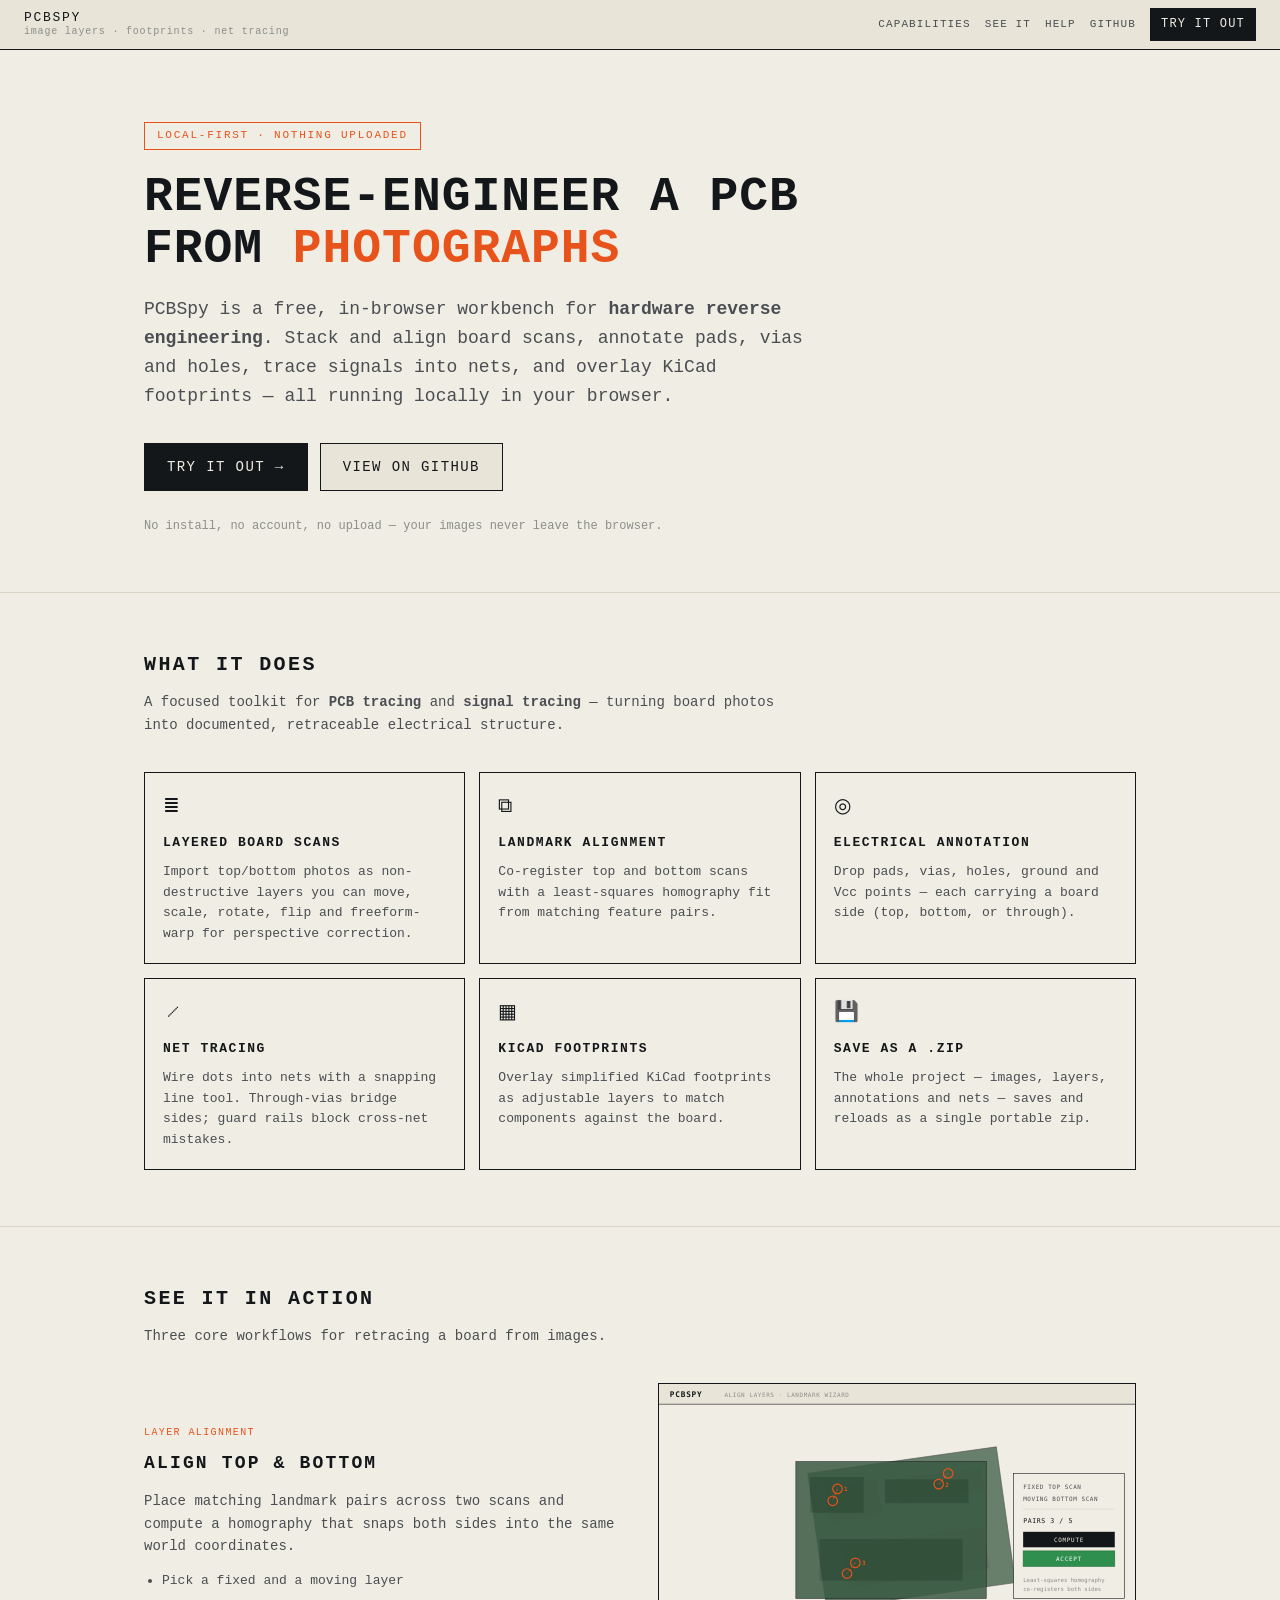
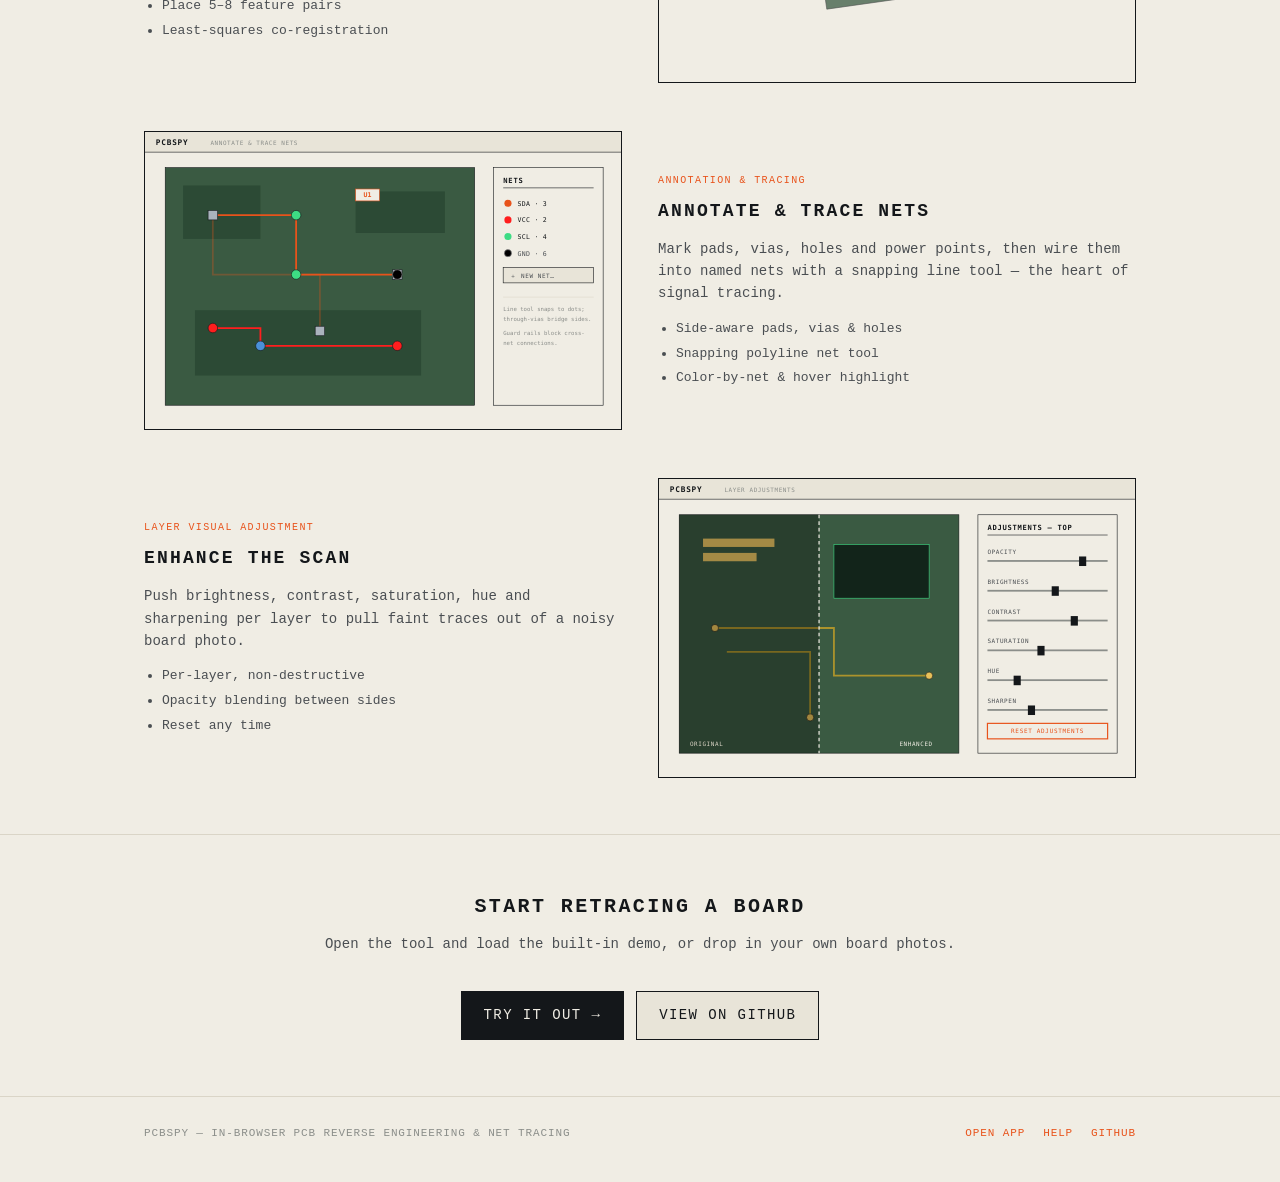
<file: index.html>
<!DOCTYPE html>
<html lang="en">
<head>
  <meta charset="UTF-8">
  <meta name="viewport" content="width=device-width, initial-scale=1.0">
  <title>PCBSpy — In-browser PCB reverse engineering &amp; net tracing tool</title>

  <!-- SEO -->
  <meta name="description" content="PCBSpy is a free, in-browser tool for hardware reverse engineering: stack and align PCB photos, annotate pads, vias and holes, trace signals into nets, and overlay KiCad footprints. Nothing is uploaded — everything runs locally.">
  <meta name="keywords" content="hardware reverse engineering, PCB reverse engineering, signal tracing, PCB tracing, net tracing, retracing, board retracing, PCB layer alignment, KiCad footprints, pad and via annotation, PCB bring-up, schematic recovery, board photo overlay">
  <meta name="author" content="PCBSpy">
  <meta name="robots" content="index, follow">
  <link rel="canonical" href="/">

  <!-- Open Graph -->
  <meta property="og:type" content="website">
  <meta property="og:title" content="PCBSpy — In-browser PCB reverse engineering &amp; net tracing">
  <meta property="og:description" content="Stack and align PCB photos, annotate pads/vias/holes, trace signals into nets, overlay KiCad footprints — all locally in your browser.">
  <meta property="og:image" content="galery/annotation-tracing.svg">
  <meta property="og:url" content="/">

  <!-- Twitter -->
  <meta name="twitter:card" content="summary_large_image">
  <meta name="twitter:title" content="PCBSpy — In-browser PCB reverse engineering &amp; net tracing">
  <meta name="twitter:description" content="A static, local-first tool for hardware reverse engineering: PCB tracing, signal tracing, layer alignment and KiCad footprint overlay.">
  <meta name="twitter:image" content="galery/annotation-tracing.svg">

  <!-- Structured data -->
  <script type="application/ld+json">
  {
    "@context": "https://schema.org",
    "@type": "SoftwareApplication",
    "name": "PCBSpy",
    "applicationCategory": "DesignApplication",
    "operatingSystem": "Web browser",
    "offers": { "@type": "Offer", "price": "0", "priceCurrency": "USD" },
    "description": "In-browser tool for hardware reverse engineering: PCB tracing, signal tracing, layer alignment, pad/via/hole annotation, net tracing and KiCad footprint overlay. Runs entirely locally.",
    "url": "/",
    "keywords": "hardware reverse engineering, signal tracing, pcb tracing, retracing, net tracing"
  }
  </script>

  <!-- Same design system as the app -->
  <link rel="stylesheet" href="css/style.css">
  <style>
    /* ---- Landing-only layout; palette, fonts & buttons come from style.css ---- */
    html, body { height: auto; overflow: auto; }        /* app shell locks scroll; unlock it here */
    body { line-height: 1.6; }
    a { color: var(--hazard); text-decoration: none; }
    a:hover { text-decoration: underline; }
    .lp-wrap { max-width: 1040px; margin: 0 auto; padding: 0 24px; }

    /* Titleblock header — mirrors the app #topbar */
    .lp-top {
      position: sticky; top: 0; z-index: 10;
      display: flex; align-items: center; gap: 12px;
      padding: 8px 24px; background: var(--paper-2);
      border-bottom: 1px solid var(--ink);
    }
    .lp-top .brand { margin-right: auto; }
    .lp-top .lp-nav { display: flex; align-items: center; gap: 14px; }
    .lp-top .lp-nav a.navlink {
      color: var(--ink-2); font-size: 11px; text-transform: uppercase; letter-spacing: .1em;
    }
    .lp-top .lp-nav a.navlink:hover { color: var(--ink); text-decoration: none; }

    section { padding: 56px 0; border-bottom: 1px solid var(--grid-line); }
    .lp-eyebrow {
      display: inline-block; font-size: 11px; letter-spacing: .16em; text-transform: uppercase;
      color: var(--hazard); border: 1px solid var(--hazard); padding: 4px 12px; margin-bottom: 22px;
    }

    /* Hero */
    .hero { padding: 72px 0 56px; }
    .hero h1 {
      font-size: clamp(30px, 5vw, 48px); line-height: 1.08; margin: 0 0 20px;
      letter-spacing: .02em;
    }
    .hero h1 .hz { color: var(--hazard); }
    .hero p.lead {
      font-size: clamp(15px, 2vw, 18px); color: var(--ink-2); max-width: 680px; margin: 0 0 32px;
      text-transform: none; letter-spacing: normal;
    }
    .cta { display: flex; gap: 12px; flex-wrap: wrap; align-items: center; }
    .btn.xl { font-size: 14px; padding: 12px 22px; }
    .cta .cta-note {
      width: 100%; margin-top: 14px; font-size: 12px; color: var(--ink-3);
      text-transform: none; letter-spacing: normal;
    }

    h2.lp-h { font-size: 20px; margin: 0 0 10px; }
    .lp-sub { color: var(--ink-2); max-width: 640px; margin: 0 0 36px; text-transform: none; letter-spacing: normal; }

    /* Capability grid */
    .caps { display: grid; grid-template-columns: repeat(auto-fit, minmax(240px, 1fr)); gap: 14px; }
    .cap { border: 1px solid var(--ink); background: var(--paper); padding: 18px; }
    .cap .ico { font-size: 20px; margin-bottom: 10px; }
    .cap h3 { font-size: 13px; margin: 0 0 8px; }
    .cap p { margin: 0; color: var(--ink-2); font-size: 13px; text-transform: none; letter-spacing: normal; }

    /* Demos / gallery */
    .demos { display: flex; flex-direction: column; gap: 48px; }
    .demo { display: grid; grid-template-columns: 1fr 1fr; gap: 36px; align-items: center; }
    .demo:nth-child(even) .demo-text { order: 2; }
    .demo img { width: 100%; height: auto; display: block; border: 1px solid var(--ink); background: var(--paper); }
    .demo .tag {
      display: inline-block; font-size: 10px; letter-spacing: .14em; text-transform: uppercase;
      color: var(--hazard); margin-bottom: 8px;
    }
    .demo h3 { font-size: 18px; margin: 0 0 12px; }
    .demo p { color: var(--ink-2); margin: 0 0 14px; text-transform: none; letter-spacing: normal; }
    .demo ul { margin: 0; padding-left: 18px; color: var(--ink-2); text-transform: none; letter-spacing: normal; }
    .demo ul li { margin: 4px 0; font-size: 13px; }

    .final { text-align: center; }
    .final .cta { justify-content: center; }

    footer.lp-foot {
      padding: 28px 0 40px; color: var(--ink-3); font-size: 11px;
      text-transform: uppercase; letter-spacing: .08em; border-bottom: none;
    }
    footer.lp-foot .frow { display: flex; gap: 18px; flex-wrap: wrap; align-items: center; }
    footer.lp-foot .grow { flex: 1; }

    @media (max-width: 720px) {
      .demo { grid-template-columns: 1fr; gap: 18px; }
      .demo:nth-child(even) .demo-text { order: 0; }
      .lp-nav .navlink.hide-sm { display: none; }
    }
  </style>
</head>
<body>
  <!-- ==================== TITLEBLOCK ==================== -->
  <header class="lp-top">
    <div class="brand">
      <span class="tb-name">PCBSpy</span>
      <span class="tb-sub">image layers · footprints · net tracing</span>
    </div>
    <nav class="lp-nav">
      <a class="navlink hide-sm" href="#capabilities">Capabilities</a>
      <a class="navlink hide-sm" href="#demos">See it</a>
      <a class="navlink" href="help.html">Help</a>
      <!-- TODO: replace # with your GitHub repo URL -->
      <a class="navlink" href="#" rel="noopener">GitHub</a>
      <a class="btn primary" href="app.html">Try it out</a>
    </nav>
  </header>

  <!-- ==================== HERO ==================== -->
  <main>
    <section class="hero">
      <div class="lp-wrap">
        <span class="lp-eyebrow">Local-first · nothing uploaded</span>
        <h1>Reverse-engineer a PCB<br>from <span class="hz">photographs</span></h1>
        <p class="lead">
          PCBSpy is a free, in-browser workbench for <strong>hardware reverse engineering</strong>.
          Stack and align board scans, annotate pads, vias and holes, trace signals into nets,
          and overlay KiCad footprints — all running locally in your browser.
        </p>
        <div class="cta">
          <a class="btn primary xl" href="app.html">Try it out →</a>
          <!-- TODO: replace # with your GitHub repo URL -->
          <a class="btn xl" href="#" rel="noopener">View on GitHub</a>
          <span class="cta-note">No install, no account, no upload — your images never leave the browser.</span>
        </div>
      </div>
    </section>

    <!-- ==================== CAPABILITIES ==================== -->
    <section id="capabilities">
      <div class="lp-wrap">
        <h2 class="lp-h">What it does</h2>
        <p class="lp-sub">
          A focused toolkit for <strong>PCB tracing</strong> and <strong>signal tracing</strong> —
          turning board photos into documented, retraceable electrical structure.
        </p>
        <div class="caps">
          <div class="cap">
            <div class="ico">≣</div>
            <h3>Layered board scans</h3>
            <p>Import top/bottom photos as non-destructive layers you can move, scale, rotate, flip and freeform-warp for perspective correction.</p>
          </div>
          <div class="cap">
            <div class="ico">⧉</div>
            <h3>Landmark alignment</h3>
            <p>Co-register top and bottom scans with a least-squares homography fit from matching feature pairs.</p>
          </div>
          <div class="cap">
            <div class="ico">◎</div>
            <h3>Electrical annotation</h3>
            <p>Drop pads, vias, holes, ground and Vcc points — each carrying a board side (top, bottom, or through).</p>
          </div>
          <div class="cap">
            <div class="ico">⟋</div>
            <h3>Net tracing</h3>
            <p>Wire dots into nets with a snapping line tool. Through-vias bridge sides; guard rails block cross-net mistakes.</p>
          </div>
          <div class="cap">
            <div class="ico">▦</div>
            <h3>KiCad footprints</h3>
            <p>Overlay simplified KiCad footprints as adjustable layers to match components against the board.</p>
          </div>
          <div class="cap">
            <div class="ico">💾</div>
            <h3>Save as a .zip</h3>
            <p>The whole project — images, layers, annotations and nets — saves and reloads as a single portable zip.</p>
          </div>
        </div>
      </div>
    </section>

    <!-- ==================== DEMOS / GALLERY ==================== -->
    <section id="demos">
      <div class="lp-wrap">
        <h2 class="lp-h">See it in action</h2>
        <p class="lp-sub">Three core workflows for retracing a board from images.</p>

        <div class="demos">
          <article class="demo">
            <div class="demo-text">
              <span class="tag">Layer alignment</span>
              <h3>Align top &amp; bottom</h3>
              <p>Place matching landmark pairs across two scans and compute a homography that snaps both sides into the same world coordinates.</p>
              <ul>
                <li>Pick a fixed and a moving layer</li>
                <li>Place 5–8 feature pairs</li>
                <li>Least-squares co-registration</li>
              </ul>
            </div>
            <a href="app.html" aria-label="Open PCBSpy — layer alignment">
              <img src="galery/layer-alignment.svg" width="800" height="500"
                   alt="PCBSpy layer alignment: two PCB scans overlaid and co-registered by numbered landmark points">
            </a>
          </article>

          <article class="demo">
            <div class="demo-text">
              <span class="tag">Annotation &amp; tracing</span>
              <h3>Annotate &amp; trace nets</h3>
              <p>Mark pads, vias, holes and power points, then wire them into named nets with a snapping line tool — the heart of signal tracing.</p>
              <ul>
                <li>Side-aware pads, vias &amp; holes</li>
                <li>Snapping polyline net tool</li>
                <li>Color-by-net &amp; hover highlight</li>
              </ul>
            </div>
            <a href="app.html" aria-label="Open PCBSpy — annotation and net tracing">
              <img src="galery/annotation-tracing.svg" width="800" height="500"
                   alt="PCBSpy annotation and net tracing: pads, vias and holes wired into electrical nets across a PCB photo">
            </a>
          </article>

          <article class="demo">
            <div class="demo-text">
              <span class="tag">Layer visual adjustment</span>
              <h3>Enhance the scan</h3>
              <p>Push brightness, contrast, saturation, hue and sharpening per layer to pull faint traces out of a noisy board photo.</p>
              <ul>
                <li>Per-layer, non-destructive</li>
                <li>Opacity blending between sides</li>
                <li>Reset any time</li>
              </ul>
            </div>
            <a href="app.html" aria-label="Open PCBSpy — layer visual adjustment">
              <img src="galery/layer-adjustment.svg" width="800" height="500"
                   alt="PCBSpy layer visual adjustment: brightness, contrast and saturation sliders enhancing a PCB scan">
            </a>
          </article>
        </div>
      </div>
    </section>

    <!-- ==================== FINAL CTA ==================== -->
    <section class="final">
      <div class="lp-wrap">
        <h2 class="lp-h">Start retracing a board</h2>
        <p class="lp-sub" style="margin-left:auto;margin-right:auto;">Open the tool and load the built-in demo, or drop in your own board photos.</p>
        <div class="cta">
          <a class="btn primary xl" href="app.html">Try it out →</a>
          <!-- TODO: replace # with your GitHub repo URL -->
          <a class="btn xl" href="#" rel="noopener">View on GitHub</a>
        </div>
      </div>
    </section>
  </main>

  <!-- ==================== FOOTER ==================== -->
  <footer class="lp-foot">
    <div class="lp-wrap frow">
      <span>PCBSpy — in-browser PCB reverse engineering &amp; net tracing</span>
      <span class="grow"></span>
      <a href="app.html">Open app</a>
      <a href="help.html">Help</a>
      <!-- TODO: replace # with your GitHub repo URL -->
      <a href="#" rel="noopener">GitHub</a>
    </div>
  </footer>
</body>
</html>
</file>
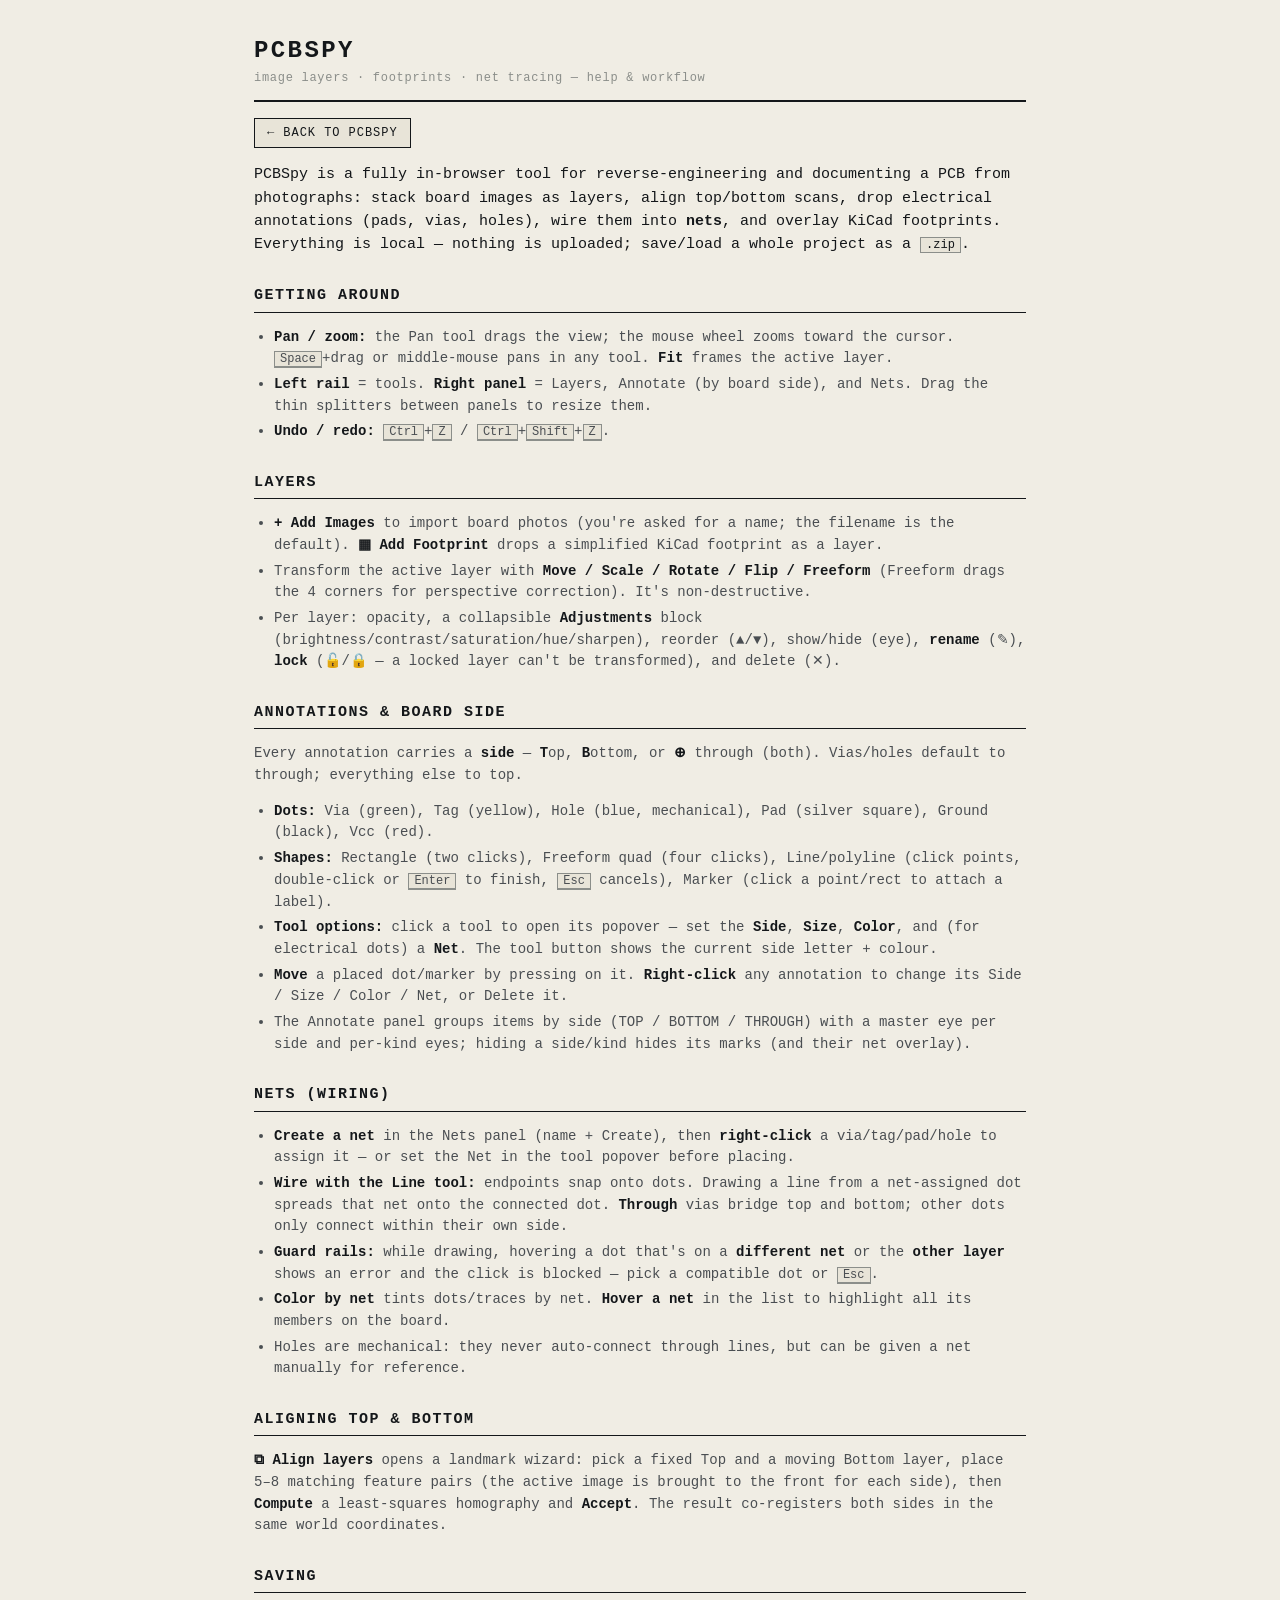
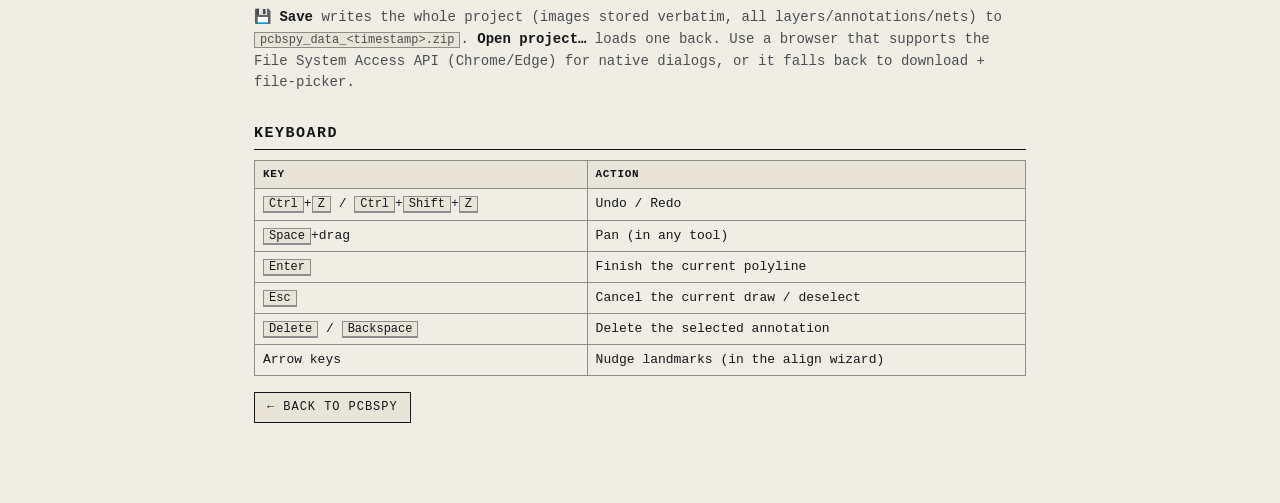
<file: help.html>
<!DOCTYPE html>
<html lang="en">
<head>
<meta charset="UTF-8">
<meta name="viewport" content="width=device-width, initial-scale=1.0">
<title>PCBSpy — Help</title>
<style>
  :root { --paper:#F0EDE4; --paper-2:#E8E4D8; --ink:#14171A; --ink-2:#4A4E52; --ink-3:#8B8E8A; --hazard:#E8531B; }
  * { box-sizing: border-box; }
  body {
    margin: 0; background: var(--paper); color: var(--ink);
    font-family: "JetBrains Mono","IBM Plex Mono",ui-monospace,Consolas,monospace;
    line-height: 1.55; font-size: 14px;
  }
  .wrap { max-width: 820px; margin: 0 auto; padding: 32px 24px 80px; }
  header { border-bottom: 2px solid var(--ink); padding-bottom: 12px; margin-bottom: 8px; }
  h1 { margin: 0; font-size: 24px; letter-spacing: .1em; text-transform: uppercase; }
  .sub { color: var(--ink-3); font-size: 12px; letter-spacing: .06em; }
  h2 { font-size: 15px; letter-spacing: .1em; text-transform: uppercase; border-bottom: 1px solid var(--ink); padding-bottom: 4px; margin: 28px 0 10px; }
  p, li { color: var(--ink-2); }
  b, strong { color: var(--ink); }
  a { color: var(--hazard); }
  ul { padding-left: 20px; }
  li { margin: 4px 0; }
  code, kbd { background: var(--paper-2); border: 1px solid var(--ink-3); padding: 0 5px; font-size: 12px; }
  kbd { border-bottom-width: 2px; }
  .lead { font-size: 15px; color: var(--ink); }
  .back { display: inline-block; margin-top: 8px; border: 1px solid var(--ink); background: var(--paper-2); color: var(--ink); text-decoration: none; padding: 5px 12px; text-transform: uppercase; letter-spacing: .08em; font-size: 12px; }
  .back:hover { background: var(--ink); color: var(--paper); }
  table { border-collapse: collapse; width: 100%; margin: 8px 0; }
  td, th { border: 1px solid var(--ink-3); padding: 5px 8px; text-align: left; font-size: 13px; }
  th { background: var(--paper-2); text-transform: uppercase; letter-spacing: .06em; font-size: 11px; }
</style>
</head>
<body>
<div class="wrap">
  <header>
    <h1>PCBSpy</h1>
    <div class="sub">image layers · footprints · net tracing — help &amp; workflow</div>
  </header>
  <a class="back" href="app.html">← Back to PCBSpy</a>

  <p class="lead">PCBSpy is a fully in-browser tool for reverse-engineering and documenting a PCB from photographs: stack board images as layers, align top/bottom scans, drop electrical annotations (pads, vias, holes), wire them into <b>nets</b>, and overlay KiCad footprints. Everything is local — nothing is uploaded; save/load a whole project as a <code>.zip</code>.</p>

  <h2>Getting around</h2>
  <ul>
    <li><b>Pan / zoom:</b> the Pan tool drags the view; the mouse wheel zooms toward the cursor. <kbd>Space</kbd>+drag or middle-mouse pans in any tool. <b>Fit</b> frames the active layer.</li>
    <li><b>Left rail</b> = tools. <b>Right panel</b> = Layers, Annotate (by board side), and Nets. Drag the thin splitters between panels to resize them.</li>
    <li><b>Undo / redo:</b> <kbd>Ctrl</kbd>+<kbd>Z</kbd> / <kbd>Ctrl</kbd>+<kbd>Shift</kbd>+<kbd>Z</kbd>.</li>
  </ul>

  <h2>Layers</h2>
  <ul>
    <li><b>+ Add Images</b> to import board photos (you're asked for a name; the filename is the default). <b>▦ Add Footprint</b> drops a simplified KiCad footprint as a layer.</li>
    <li>Transform the active layer with <b>Move / Scale / Rotate / Flip / Freeform</b> (Freeform drags the 4 corners for perspective correction). It's non-destructive.</li>
    <li>Per layer: opacity, a collapsible <b>Adjustments</b> block (brightness/contrast/saturation/hue/sharpen), reorder (▲/▼), show/hide (eye), <b>rename</b> (✎), <b>lock</b> (🔓/🔒 — a locked layer can't be transformed), and delete (✕).</li>
  </ul>

  <h2>Annotations &amp; board side</h2>
  <p>Every annotation carries a <b>side</b> — <b>T</b>op, <b>B</b>ottom, or <b>⊕</b> through (both). Vias/holes default to through; everything else to top.</p>
  <ul>
    <li><b>Dots:</b> Via (green), Tag (yellow), Hole (blue, mechanical), Pad (silver square), Ground (black), Vcc (red).</li>
    <li><b>Shapes:</b> Rectangle (two clicks), Freeform quad (four clicks), Line/polyline (click points, double-click or <kbd>Enter</kbd> to finish, <kbd>Esc</kbd> cancels), Marker (click a point/rect to attach a label).</li>
    <li><b>Tool options:</b> click a tool to open its popover — set the <b>Side</b>, <b>Size</b>, <b>Color</b>, and (for electrical dots) a <b>Net</b>. The tool button shows the current side letter + colour.</li>
    <li><b>Move</b> a placed dot/marker by pressing on it. <b>Right-click</b> any annotation to change its Side / Size / Color / Net, or Delete it.</li>
    <li>The Annotate panel groups items by side (TOP / BOTTOM / THROUGH) with a master eye per side and per-kind eyes; hiding a side/kind hides its marks (and their net overlay).</li>
  </ul>

  <h2>Nets (wiring)</h2>
  <ul>
    <li><b>Create a net</b> in the Nets panel (name + Create), then <b>right-click</b> a via/tag/pad/hole to assign it — or set the Net in the tool popover before placing.</li>
    <li><b>Wire with the Line tool:</b> endpoints snap onto dots. Drawing a line from a net-assigned dot spreads that net onto the connected dot. <b>Through</b> vias bridge top and bottom; other dots only connect within their own side.</li>
    <li><b>Guard rails:</b> while drawing, hovering a dot that's on a <b>different net</b> or the <b>other layer</b> shows an error and the click is blocked — pick a compatible dot or <kbd>Esc</kbd>.</li>
    <li><b>Color by net</b> tints dots/traces by net. <b>Hover a net</b> in the list to highlight all its members on the board.</li>
    <li>Holes are mechanical: they never auto-connect through lines, but can be given a net manually for reference.</li>
  </ul>

  <h2>Aligning top &amp; bottom</h2>
  <p><b>⧉ Align layers</b> opens a landmark wizard: pick a fixed Top and a moving Bottom layer, place 5–8 matching feature pairs (the active image is brought to the front for each side), then <b>Compute</b> a least-squares homography and <b>Accept</b>. The result co-registers both sides in the same world coordinates.</p>

  <h2>Saving</h2>
  <p><b>💾 Save</b> writes the whole project (images stored verbatim, all layers/annotations/nets) to <code>pcbspy_data_&lt;timestamp&gt;.zip</code>. <b>Open project…</b> loads one back. Use a browser that supports the File System Access API (Chrome/Edge) for native dialogs, or it falls back to download + file-picker.</p>

  <h2>Keyboard</h2>
  <table>
    <tr><th>Key</th><th>Action</th></tr>
    <tr><td><kbd>Ctrl</kbd>+<kbd>Z</kbd> / <kbd>Ctrl</kbd>+<kbd>Shift</kbd>+<kbd>Z</kbd></td><td>Undo / Redo</td></tr>
    <tr><td><kbd>Space</kbd>+drag</td><td>Pan (in any tool)</td></tr>
    <tr><td><kbd>Enter</kbd></td><td>Finish the current polyline</td></tr>
    <tr><td><kbd>Esc</kbd></td><td>Cancel the current draw / deselect</td></tr>
    <tr><td><kbd>Delete</kbd> / <kbd>Backspace</kbd></td><td>Delete the selected annotation</td></tr>
    <tr><td>Arrow keys</td><td>Nudge landmarks (in the align wizard)</td></tr>
  </table>

  <a class="back" href="app.html">← Back to PCBSpy</a>
</div>
</body>
</html>
</file>
<file: css/style.css>
:root {
  --bg: #16181d;
  --panel: #1e222a;
  --panel-2: #262b34;
  --border: #333a45;
  --text: #e6e8ec;
  --muted: #9aa3b0;
  --accent: #4a90d9;
  --accent-2: #5aa0ff;
  --danger: #d9534f;
  --active: #ffb703;
}

* { box-sizing: border-box; }
html, body { height: 100%; margin: 0; }
body {
  font: 14px/1.4 system-ui, "Segoe UI", Roboto, sans-serif;
  color: var(--text);
  background: var(--bg);
  overflow: hidden;
}

#app { display: flex; flex-direction: column; height: 100vh; }

/* ---- Buttons ---- */
.btn {
  background: var(--panel-2);
  color: var(--text);
  border: 1px solid var(--border);
  border-radius: 6px;
  padding: 6px 10px;
  font-size: 13px;
  cursor: pointer;
  user-select: none;
  white-space: nowrap;
}
.btn:hover { border-color: #4a5464; background: #2c323d; }
.btn:active { transform: translateY(1px); }
.btn.small { padding: 4px 8px; font-size: 12px; }
.btn.ghost { background: transparent; border-color: transparent; color: var(--muted); }
.btn.ghost:hover { color: var(--text); border-color: var(--border); background: transparent; }
.btn.primary { background: var(--accent); border-color: var(--accent); color: #fff; }
.btn.primary:hover { background: #5a9de0; }
.btn.danger { color: #ffb3b1; }
.btn.danger:hover { border-color: var(--danger); }
.btn.tool.active { background: var(--accent); border-color: var(--accent-2); color: #fff; box-shadow: 0 0 0 1px var(--accent-2) inset; }
.spacer { flex: 1; }

/* ---- Top line: import / project ---- */
#topbar {
  display: flex;
  align-items: center;
  gap: 8px;
  padding: 8px 12px;
  background: var(--panel);
  border-bottom: 1px solid var(--border);
}
#topbar .brand {
  font-weight: 600;
  font-size: 14px;
  margin-right: 8px;
  letter-spacing: .2px;
}
#topbar .btn.primary { font-size: 14px; padding: 7px 14px; }

/* ---- Body: left tools | stage | right panel ---- */
#body { flex: 1; display: flex; min-height: 0; }

/* Left tool rail */
#tools {
  width: 130px;
  flex-shrink: 0;
  background: var(--panel);
  border-right: 1px solid var(--border);
  padding: 10px 8px;
  overflow-y: auto;
  display: flex;
  flex-direction: column;
  gap: 14px;
}
.tool-group { display: flex; flex-direction: column; gap: 5px; }
.tool-label {
  color: var(--muted);
  font-size: 10px;
  text-transform: uppercase;
  letter-spacing: .6px;
  padding: 0 2px 2px;
}
#tools .btn { text-align: left; width: 100%; }
.flip-actions { display: none; flex-direction: column; gap: 5px; padding-left: 10px; }
.bom-hint { font-size: 10px; color: var(--muted); white-space: normal; line-height: 1.35; }
.bom-src-row { display: flex; align-items: center; gap: 6px; font-size: 10px; text-transform: uppercase; letter-spacing: .08em; color: var(--muted); }
.bom-src-row select { flex: 1; min-width: 0; font: inherit; font-size: 11px; }

/* Contextual sub-options (shown when the matching tool is active) */
.sub-options { display: none; flex-direction: column; gap: 5px; padding-left: 10px; }
.sub-options.open { display: flex; }
.swatch { width: 12px; height: 12px; display: inline-block; flex-shrink: 0; border: 1px solid #0006; }
.swatch.circle { border-radius: 50%; }
.swatch.rhomb { transform: rotate(45deg); }
.size-row { display: flex; align-items: center; gap: 6px; font-size: 11px; color: var(--muted); flex-wrap: wrap; }
.size-row input {
  width: 60px; background: var(--panel-2); border: 1px solid var(--border);
  color: var(--text); border-radius: 5px; padding: 3px 6px; font: inherit;
}
.size-row input:focus { outline: none; border-color: var(--accent-2); }

/* Center stage */
#stage {
  position: relative;
  flex: 1;
  min-width: 0;
  overflow: hidden;
  background:
    linear-gradient(45deg, #1b1d22 25%, transparent 25%, transparent 75%, #1b1d22 75%),
    linear-gradient(45deg, #1b1d22 25%, #191b20 25%, #191b20 75%, #1b1d22 75%);
  background-size: 24px 24px;
  background-position: 0 0, 12px 12px;
}
#glCanvas, #overlay { position: absolute; inset: 0; }
#glCanvas { z-index: 1; }
#overlay { z-index: 2; touch-action: none; }

/* Right layer panel */
#panel {
  width: 280px;
  flex-shrink: 0;
  background: var(--panel);
  border-left: 1px solid var(--border);
  padding: 12px;
  overflow-y: auto;
}
#panel h2 { margin: 0 0 2px; font-size: 15px; }
.panel-hint { margin: 0 0 12px; color: var(--muted); font-size: 12px; }
.panel-section { margin-bottom: 18px; }
.panel-section + .panel-section { border-top: 1px solid var(--border); padding-top: 14px; }

/* Annotate view — one summary row per point kind */
.annotate-head {
  display: flex; align-items: center; gap: 8px;
  background: var(--panel-2); border: 1px solid var(--border);
  border-radius: 8px; padding: 7px 10px; margin-bottom: 6px;
}
.annotate-head .swatch { width: 12px; height: 12px; }
.annotate-head .k-name { font-size: 13px; }
.annotate-head .k-count { color: var(--muted); font-size: 12px; flex: 1; text-align: right; }

.layer-row {
  background: var(--panel-2);
  border: 1px solid var(--border);
  border-radius: 8px;
  padding: 8px;
  margin-bottom: 8px;
  cursor: pointer;
}
.layer-row.active { border-color: var(--accent-2); box-shadow: 0 0 0 1px var(--accent-2); }
.layer-top { display: flex; align-items: center; gap: 4px; }
.layer-name {
  flex: 1;
  overflow: hidden;
  text-overflow: ellipsis;
  white-space: nowrap;
  font-size: 13px;
}
.icon-btn {
  background: transparent;
  border: 1px solid transparent;
  color: var(--text);
  border-radius: 5px;
  width: 24px; height: 24px;
  cursor: pointer;
  font-size: 12px;
  line-height: 1;
  display: flex; align-items: center; justify-content: center;
}
.icon-btn:hover { background: #333b46; }
.icon-btn.danger:hover { background: #4a2726; color: #ffb3b1; }
.empty { color: var(--muted); font-size: 13px; padding: 8px 0; }

/* Per-layer sliders (opacity + color adjustments) */
.adj-row {
  display: flex; align-items: center; gap: 8px; margin-top: 8px;
  font-size: 11px; color: var(--muted);
}
.adj-row .adj-name { width: 68px; flex-shrink: 0; }
.adj-row input[type=range] { flex: 1; min-width: 0; accent-color: var(--accent); }
.adj-row .adj-val { width: 40px; text-align: right; flex-shrink: 0; font-variant-numeric: tabular-nums; }
.adjust { margin-top: 10px; padding-top: 8px; border-top: 1px dashed var(--border); }
.adjust-header {
  width: 100%; text-align: left; cursor: pointer;
  background: transparent; border: none; color: var(--muted);
  font-size: 11px; text-transform: uppercase; letter-spacing: .5px;
  padding: 2px 0;
}
.adjust-header:hover { color: var(--text); }
.adjust-body { margin-top: 4px; }
.adjust-actions { display: flex; gap: 6px; margin-top: 10px; }
.adjust-actions .btn { flex: 1; text-align: center; }

/* ---- Nets panel ---- */
.beta { font-size: 10px; color: var(--muted); font-weight: normal; text-transform: uppercase; letter-spacing: .5px; }
.nets-toggle { display: flex; align-items: center; gap: 6px; font-size: 13px; margin-bottom: 10px; cursor: pointer; }
.nets-toggle input { accent-color: var(--accent); }
.nets-assign { margin-bottom: 10px; }
.nets-assign .panel-hint { margin: 0 0 6px; }
.nets-input-row { display: flex; gap: 6px; }
.nets-input {
  flex: 1; min-width: 0; background: var(--panel-2); border: 1px solid var(--border);
  color: var(--text); border-radius: 6px; padding: 5px 8px; font: inherit;
}
.nets-input:focus { outline: none; border-color: var(--accent-2); }
.nets-list { display: flex; flex-direction: column; gap: 4px; }
.net-row {
  display: flex; align-items: center; gap: 8px;
  padding: 5px 8px; border-radius: 6px; border: 1px solid transparent;
  background: var(--panel-2); font-size: 13px;
}
.net-row.clickable { cursor: pointer; }
.net-row.clickable:hover { border-color: var(--accent-2); }
.net-row.short { border-color: #7a2320; }
.net-row.muted { background: transparent; color: var(--muted); }
.net-swatch { width: 12px; height: 12px; border-radius: 3px; flex-shrink: 0; border: 1px solid #0006; }
.net-name { flex: 1; overflow: hidden; text-overflow: ellipsis; white-space: nowrap; }
.net-row.short .net-name { color: #ffb3b1; }
.net-count { color: var(--muted); font-variant-numeric: tabular-nums; }

/* ---- Footprint picker ---- */
.fp-modal {
  display: none;
  position: fixed;
  inset: 0;
  z-index: 30;
  background: rgba(0, 0, 0, .5);
  align-items: center;
  justify-content: center;
}
.fp-modal.open { display: flex; }
.fp-card-panel {
  width: min(720px, 92%);
  max-height: 82%;
  display: flex;
  flex-direction: column;
  background: var(--panel);
  border: 1px solid var(--border);
  border-radius: 12px;
  box-shadow: 0 16px 48px rgba(0, 0, 0, .6);
  overflow: hidden;
}
.fp-head { display: flex; align-items: center; justify-content: space-between; padding: 12px 16px; border-bottom: 1px solid var(--border); }
.fp-head h3 { margin: 0; font-size: 16px; }
.fp-card-panel .panel-hint { margin: 10px 16px 0; }
.fp-card-panel code { background: var(--panel-2); border-radius: 4px; padding: 0 4px; font-size: 12px; }
.fp-items { overflow-y: auto; padding: 12px 16px 16px; display: grid; grid-template-columns: repeat(auto-fill, minmax(120px, 1fr)); gap: 10px; }
.fp-cat { grid-column: 1 / -1; color: var(--muted); font-size: 11px; text-transform: uppercase; letter-spacing: .6px; margin-top: 6px; }
.fp-card {
  display: flex; flex-direction: column; align-items: center; gap: 6px;
  background: var(--panel-2); border: 1px solid var(--border); border-radius: 8px;
  padding: 10px; cursor: pointer; color: var(--text);
}
.fp-card:hover { border-color: var(--accent-2); }
.fp-thumb {
  width: 100%; height: 72px; display: flex; align-items: center; justify-content: center;
  background: #0d1117; border-radius: 6px; overflow: hidden;
}
.fp-name { font-size: 12px; text-align: center; line-height: 1.2; }

/* ---- Status bar ---- */
#statusbar {
  background: var(--panel);
  border-top: 1px solid var(--border);
  padding: 5px 12px;
  font-size: 12px;
  color: var(--muted);
  min-height: 26px;
}

/* ---- Marker popup ---- */
.popup {
  display: none;
  position: absolute;
  z-index: 10;
  width: 230px;
  background: var(--panel);
  border: 1px solid var(--border);
  border-radius: 10px;
  padding: 12px;
  box-shadow: 0 8px 28px rgba(0, 0, 0, .5);
}
.popup label { display: block; font-size: 12px; color: var(--muted); margin-bottom: 10px; }
.popup input, .popup textarea {
  width: 100%;
  margin-top: 4px;
  background: var(--panel-2);
  border: 1px solid var(--border);
  border-radius: 6px;
  color: var(--text);
  padding: 6px 8px;
  font: inherit;
  resize: vertical;
}
.popup input:focus, .popup textarea:focus { outline: none; border-color: var(--accent-2); }
.popup-actions { display: flex; align-items: center; gap: 6px; }

/* ---- Landmark-alignment wizard ---- */
.align-panel {
  display: none;
  position: absolute;
  top: 14px; right: 14px;
  z-index: 15;
  width: 300px;
  background: #14161b;
  border: 1px solid var(--border);
  border-radius: 12px;
  padding: 14px;
  box-shadow: 0 12px 40px rgba(0, 0, 0, .55);
}
.al-head { display: flex; justify-content: space-between; align-items: flex-start; margin-bottom: 10px; }
.al-head h3 { margin: 0; font-size: 15px; }
.al-sub { color: var(--muted); font-size: 12px; margin-top: 2px; }
.al-phase { color: var(--muted); font-size: 11px; }
.al-text { font-size: 13px; margin: 0 0 10px; }
.al-hint { font-size: 12px; color: var(--muted); margin: 0 0 10px; }
.al-count { font-size: 13px; margin: 0 0 8px; }
.al-count b { font-size: 15px; }
.al-need { color: var(--active); float: right; }
.al-ok { color: #3ddc84; float: right; }
.al-chip { display: inline-block; width: 10px; height: 10px; border-radius: 50%; border: 1px solid #0006; vertical-align: middle; margin-right: 2px; }
.al-field { display: block; font-size: 12px; color: var(--muted); margin-bottom: 10px; }
.al-field select {
  width: 100%; margin-top: 4px;
  background: var(--panel-2); border: 1px solid var(--border);
  color: var(--text); border-radius: 6px; padding: 6px 8px; font: inherit;
}
.al-field select:focus { outline: none; border-color: var(--accent-2); }
.align-panel .btn { width: 100%; margin-top: 8px; text-align: center; }
.align-panel .btn.primary { background: var(--accent); border-color: var(--accent); }
.btn.danger-solid { background: #7a2320; border-color: #7a2320; color: #ffdad8; }
.btn.danger-solid:hover { background: #8f2925; border-color: #8f2925; }
.al-session {
  margin-top: 14px; padding-top: 10px;
  border-top: 1px solid var(--border);
  color: var(--muted); font-size: 11px; letter-spacing: .5px;
}
.al-row2 { display: grid; grid-template-columns: 1fr 1fr; gap: 8px; }
.al-row2 .btn { margin-top: 8px; }
.align-panel .btn[disabled] { opacity: .45; cursor: default; }
.align-panel .btn[disabled]:hover { background: var(--panel-2); border-color: var(--border); }

/* =====================================================================
   INDUSTRIAL BLUEPRINT THEME (experimental)  — appended override layer.
   To revert this redesign, delete everything below this banner and undo
   the small titleblock/readout HTML + updateReadout() JS.
   ===================================================================== */
:root {
  --paper:        #F0EDE4;
  --paper-2:      #E8E4D8;
  --grid-line:    #DAD5C7;
  --grid-line-2:  #CFC9B8;
  --ink:          #14171A;
  --ink-2:        #4A4E52;
  --ink-3:        #8B8E8A;
  --hazard:       #E8531B;
  --hazard-bright:#FF5A1F;
  --hazard-deep:  #B23E12;
  --hazard-tint:  #F7D9C8;

  /* remap legacy tokens so existing rules inherit the theme */
  --bg:      var(--paper);
  --panel:   var(--paper);
  --panel-2: var(--paper-2);
  --border:  var(--ink);
  --text:    var(--ink);
  --muted:   var(--ink-2);
  --accent:  var(--ink);
  --accent-2:var(--ink);
  --danger:  var(--hazard);
  --active:  var(--hazard);
}

/* zero radius, zero shadow — everywhere */
* { border-radius: 0 !important; box-shadow: none !important; }

/* one monospace identity */
body, button, input, select, textarea {
  font-family: "JetBrains Mono", "IBM Plex Mono", ui-monospace, "Cascadia Mono", Consolas, monospace;
}
body { color: var(--ink); background-color: var(--paper); }

/* plain paper ground on the chrome (grid removed) */
#tools, #panel, .modal, .fp-modal {
  background-color: var(--paper);
  background-image: none;
}
.modal, .fp-modal { background-color: rgba(20,23,26,.35); }
#topbar, #statusbar { background: var(--paper-2); border-color: var(--ink); }

/* tracked-caps labels + headings */
h1,h2,h3,
.tool-label, .group-label, .brand,
.al-phase, .k-name, .net-name,
.beta, .fp-cat {
  text-transform: uppercase;
  letter-spacing: 0.12em;
}
/* descriptions stay sentence-case, secondary ink */
.panel-hint, .al-text, .al-hint, .al-sub, .popup label, .fp-card-panel .panel-hint {
  text-transform: none; letter-spacing: normal; color: var(--ink-2);
}
.tabular, .net-count, .k-count, .al-count, #readout, .adj-val { font-variant-numeric: tabular-nums; }

/* buttons — flat instrument keys */
.btn {
  background: var(--paper-2); color: var(--ink); border: 1px solid var(--ink);
  text-transform: uppercase; letter-spacing: 0.10em; font-size: 12px;
}
.btn:hover { background: var(--ink); color: var(--paper); border-color: var(--ink); }
.btn:active { transform: translateY(1px); }
.btn.primary { background: var(--ink); color: var(--paper); border-color: var(--ink); }
.btn.primary:hover { background: var(--ink-2); color: var(--paper); }
.btn.ghost { background: transparent; border-color: transparent; color: var(--ink-2); }
.btn.ghost:hover { background: var(--ink); color: var(--paper); }
.btn.tool.active { background: var(--ink); color: var(--paper); border-color: var(--ink); }
/* DANGER = hazard (destructive / irreversible) */
.btn.danger, .btn.danger-solid {
  background: var(--paper); color: var(--hazard); border: 2px solid var(--hazard);
}
.btn.danger:hover, .btn.danger-solid:hover { background: var(--hazard); color: var(--paper); }
.icon-btn { color: var(--ink); }
.icon-btn:hover { background: var(--ink); color: var(--paper); }
.icon-btn.danger { color: var(--hazard); }
.icon-btn.danger:hover { background: var(--hazard); color: var(--paper); }

/* form controls */
input[type=range] { accent-color: var(--ink); }
input[type=checkbox] { accent-color: var(--ink); }
select, .nets-input, .size-row input, .popup input, .popup textarea, .al-field select {
  background: var(--paper); border: 1px solid var(--ink); color: var(--ink);
}

/* panels / rows */
#panel h2, #panel .panel-section > h2 {
  font-size: 13px; border-bottom: 1px solid var(--ink); padding-bottom: 4px;
}
.layer-row, .annotate-head, .net-row, .adj-row input, .fp-card {
  border-color: var(--ink);
}
.layer-row.active { border-color: var(--ink); background: var(--paper-2); }
.layer-row.active::before {
  content: ""; position: absolute; left: 0; top: 0; bottom: 0; width: 3px; background: var(--ink);
}
.layer-row { position: relative; }

/* titleblock */
.brand { display: flex; flex-direction: column; line-height: 1.15; }
.brand .tb-name { font-size: 13px; color: var(--ink); }
.brand .tb-sub { font-size: 10px; letter-spacing: 0.08em; text-transform: none; color: var(--ink-3); }

/* corner status readout, bottom-right, domain vocabulary */
#statusbar { display: flex; align-items: center; gap: 16px; }
#statusbar #hint { color: var(--ink-2); flex: 1; }
#readout {
  color: var(--ink-2); font-size: 11px; letter-spacing: 0.08em;
  text-transform: uppercase; white-space: nowrap;
}
#readout.hazard { color: var(--hazard); }

/* prototype / experimental markings removed */
.placard, .beta { display: none !important; }
.align-panel::before, .align-panel::after { content: none !important; }

/* Alignment wizard — light panel so every button is legible (was dark-on-dark) */
.align-panel { background: var(--paper); color: var(--ink); border-color: var(--ink); }
.align-panel h3, .al-head h3 { color: var(--ink); }
.al-phase { color: var(--ink-2); }

/* OK / approve buttons — green "go" signal */
.btn.ok { background: #2f8f4e; color: #fff; border: 1px solid #256e3d; }
.btn.ok:hover { background: #37a75c; color: #fff; border-color: #256e3d; }

/* Footprint modal */
.fp-card-panel { border: 1px solid var(--ink); }
.fp-thumb { background: var(--ink); }

/* keep data swatches shaped (they encode dot geometry, not decoration) */
.swatch.circle { border-radius: 50% !important; }
.net-swatch { border-radius: 0 !important; }

/* locked layer — slightly different ground + a hazard-tinted lock */
.layer-row.locked { background: #DED8C6; border-color: var(--ink-3); }
.layer-row.locked .layer-name { color: var(--ink-2); }
.icon-btn.locked { color: var(--hazard); }

/* ---- side/size/color: tool popover, indicators, side groups, ctx menu ---- */
.tool-popover { display: none; position: fixed; z-index: 40; width: 190px; background: var(--paper); border: 1px solid var(--ink); padding: 8px; }
.tp-title { font-size: 11px; text-transform: uppercase; letter-spacing: .1em; margin-bottom: 8px; color: var(--ink-2); }
.tp-row { display: flex; align-items: center; gap: 8px; margin-bottom: 8px; }
.tp-lab { width: 38px; font-size: 10px; text-transform: uppercase; letter-spacing: .08em; color: var(--ink-2); flex-shrink: 0; }
.tp-seg { display: flex; align-items: center; flex-wrap: wrap; }
.tp-seg button { min-width: 24px; height: 22px; border: 1px solid var(--ink); background: var(--paper-2); color: var(--ink); font: inherit; font-size: 12px; cursor: pointer; margin-left: -1px; }
.tp-seg button:first-child { margin-left: 0; }
.tp-seg button.on { background: var(--ink); color: var(--paper); }
.tp-num { width: 46px; height: 22px; margin-left: 6px; border: 1px solid var(--ink); background: var(--paper); color: var(--ink); font: inherit; padding: 0 4px; }
.tp-colors { display: flex; flex-wrap: wrap; gap: 3px; }
.tp-color { width: 16px; height: 16px; border: 1px solid var(--ink-3); cursor: pointer; padding: 0; }
.tp-color.on { outline: 2px solid var(--ink); outline-offset: 1px; }

#tools .btn { position: relative; }
.tool-ind { position: absolute; right: 6px; top: 50%; transform: translateY(-50%); font-size: 11px; font-weight: 700; pointer-events: none; text-shadow: 0 0 2px rgba(0,0,0,.45); }

.side-group { margin-bottom: 10px; }
.side-group.off { opacity: .55; }
.side-head { display: flex; align-items: center; gap: 6px; background: var(--paper-2); border: 1px solid var(--ink); padding: 5px 8px; cursor: pointer; }
.side-head .side-name { font-size: 12px; letter-spacing: .1em; }
.side-head .side-count { flex: 1; text-align: right; color: var(--ink-2); font-size: 12px; font-variant-numeric: tabular-nums; }
.side-kinds { padding-left: 8px; margin-top: 4px; }

.ctx-menu { display: none; position: fixed; z-index: 45; width: 180px; background: var(--paper); border: 1px solid var(--ink); padding: 8px; }
.ctx-menu .ctx-del { width: 100%; margin-top: 4px; }

/* ---- resizable panel splitters ---- */
.splitter { width: 7px; flex-shrink: 0; cursor: col-resize; background: var(--paper); display: flex; align-items: center; justify-content: center; }
.splitter:hover { background: var(--paper-2); }
.splitter .grip { width: 3px; height: 26px; border-left: 1px solid var(--ink-3); border-right: 1px solid var(--ink-3); }
.splitter:hover .grip { border-color: var(--ink); }

/* eye icons sit centred in the icon buttons */
.icon-btn svg { display: block; }

/* net-mismatch / cross-side error tooltip */
#annTooltip {
  position: fixed; z-index: 50; display: none;
  background: var(--hazard); color: #fff; border: 1px solid var(--hazard-deep);
  padding: 3px 7px; font-size: 11px; max-width: 230px; pointer-events: none;
  letter-spacing: .02em;
}
.tp-net { width: 100%; height: 22px; border: 1px solid var(--ink); background: var(--paper); color: var(--ink); font: inherit; font-size: 11px; }

/* wider tool rail so labels + side/colour indicators fit */
#tools { width: 168px; }

/* themed name / rename dialog */
.name-modal { display: none; position: fixed; inset: 0; z-index: 60; background: rgba(20,23,26,.4); align-items: center; justify-content: center; }
.name-modal.open { display: flex; }
.name-card { width: min(360px, 90%); background: var(--paper); border: 1px solid var(--ink); padding: 16px; }
.name-title { font-size: 12px; text-transform: uppercase; letter-spacing: .1em; color: var(--ink-2); margin-bottom: 10px; }
.name-card input { width: 100%; }
.name-actions { display: flex; justify-content: flex-end; gap: 8px; margin-top: 14px; }
</file>
